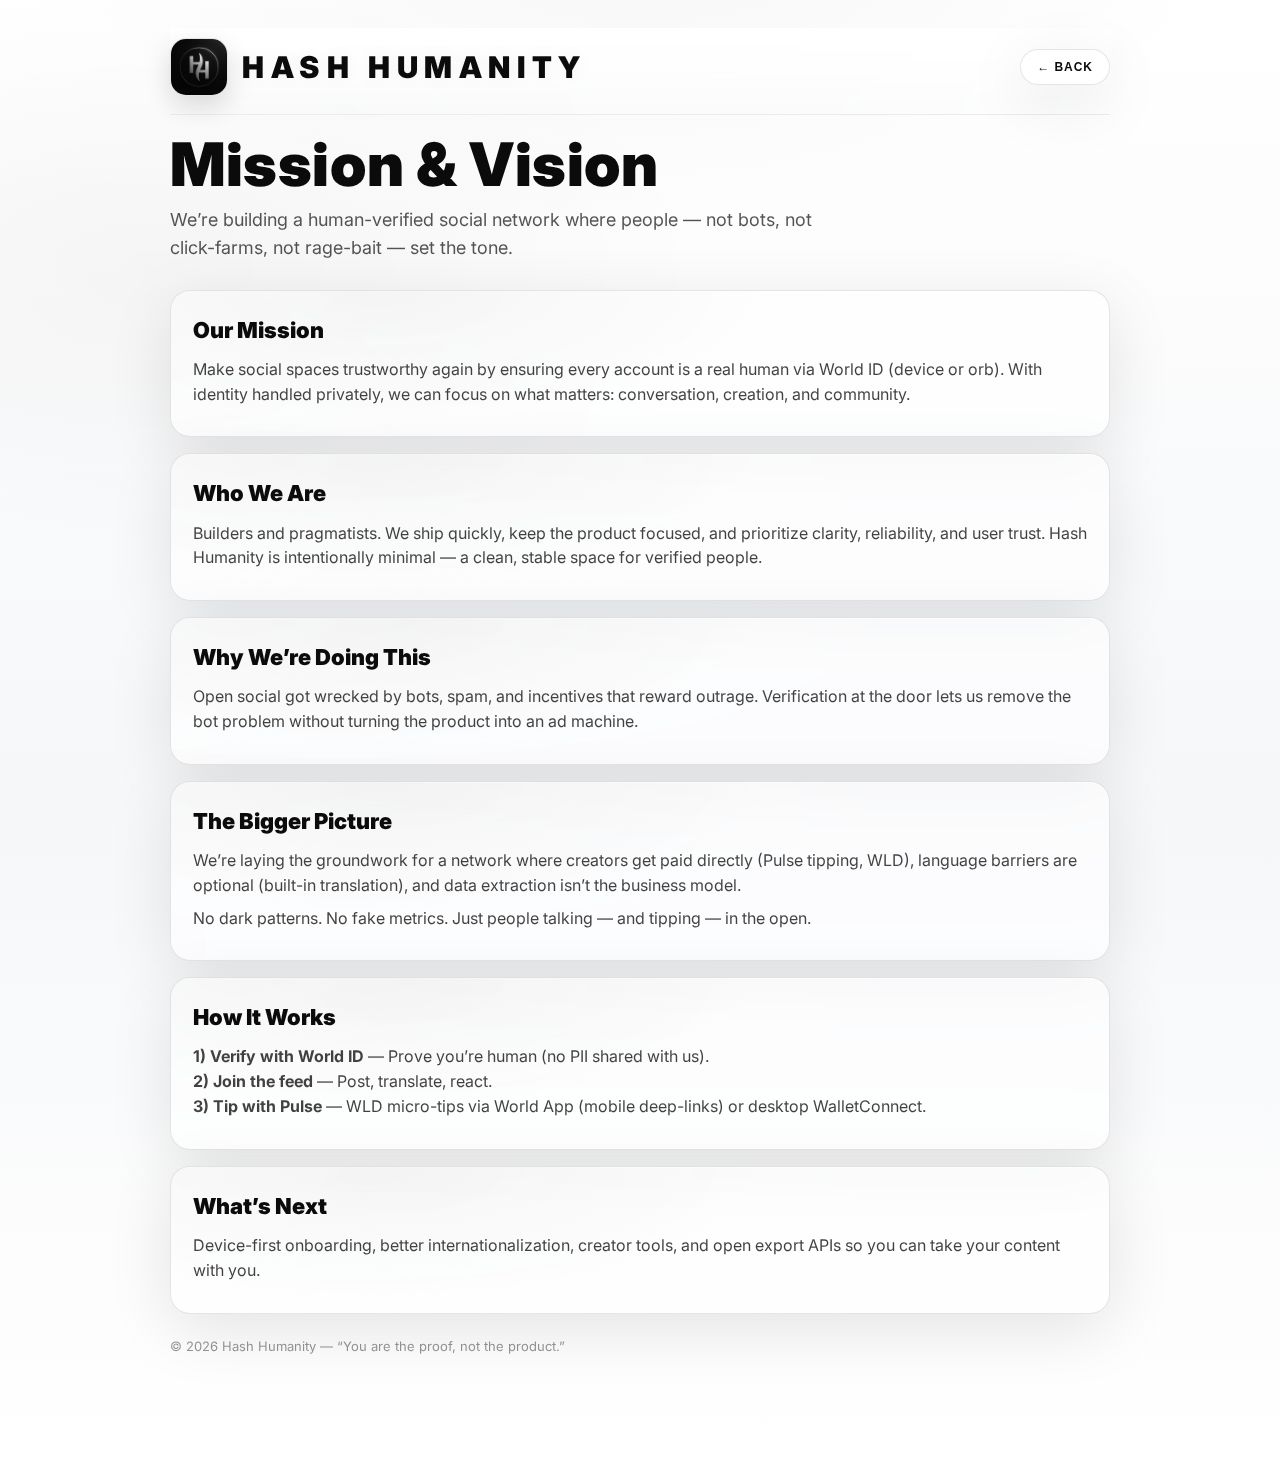
<file: mission.html>
<!DOCTYPE html>
<html lang="en">
<head>
<meta charset="utf-8" />
<meta name="viewport" content="width=device-width, initial-scale=1, viewport-fit=cover" />
<title>Hash Humanity — Mission & Vision</title>
<link rel="icon" href="logo.png" />
<meta name="description" content="Hash Humanity — mission, who we are, why we exist, and the bigger picture." />

<!-- ✅ GitHub Pages / subpath safe for relative assets -->
<base href="./" />

<!-- ✅ Inter (match your landing page) -->
<link rel="preconnect" href="https://fonts.googleapis.com" />
<link rel="preconnect" href="https://fonts.gstatic.com" crossorigin />
<link href="https://fonts.googleapis.com/css2?family=Inter:wght@400;500;600;700;800;900&display=swap" rel="stylesheet" />

<style>
  :root{
    /* ✅ LIGHT PAGE */
    color-scheme: light;

    --bg:#ffffff;
    --bg2:#f6f7f9;

    --ink:#0b0b0b;
    --muted:rgba(11,11,11,.70);
    --muted2:rgba(11,11,11,.56);

    /* ===== v9: premium glass + strokes ===== */
    --glass: rgba(255,255,255,0.62);
    --glass-strong: rgba(255,255,255,0.78);

    --ring: rgba(0,0,0,0.10);
    --ring-strong: rgba(0,0,0,0.20);

    --radius: 20px;
    --radius2: 26px;

    /* ===== v9: softer “expensive” shadows ===== */
    --shadow: 0 16px 64px rgba(0,0,0,.10), inset 0 1px 0 rgba(255,255,255,.55);
    --shadow-strong: 0 24px 90px rgba(0,0,0,.14), inset 0 1px 0 rgba(255,255,255,.62);

    /* ===== v9: sheen layer ===== */
    --sheen: radial-gradient(900px 240px at 18% 0%, rgba(255,255,255,.55), rgba(255,255,255,0) 60%);
    --sheen2: radial-gradient(720px 220px at 18% 0%, rgba(255,255,255,.38), rgba(255,255,255,0) 58%);

    --focus: 0 0 0 3px rgba(0,0,0,.10), 0 0 0 1px rgba(0,0,0,.16) inset;

    --wrap: 980px;
  }

  *{ box-sizing:border-box }

  body{
    margin:0;
    background:
      radial-gradient(900px 540px at 50% -10%, rgba(0,0,0,.05) 0%, rgba(0,0,0,.02) 35%, rgba(255,255,255,0) 70%),
      radial-gradient(1000px 520px at 12% 18%, rgba(0,0,0,.032) 0%, rgba(255,255,255,0) 56%),
      linear-gradient(180deg, var(--bg) 0%, var(--bg2) 55%, #ffffff 100%);
    color:var(--ink);
    font:16px/1.55 "Inter", ui-sans-serif, system-ui, -apple-system, Segoe UI, Roboto, Ubuntu, Cantarell, Noto Sans, Helvetica, Arial;
    -webkit-font-smoothing:antialiased;
    -moz-osx-font-smoothing:grayscale;
    overflow-x:hidden;
  }

  .wrap{ max-width:var(--wrap); margin:0 auto; padding:28px 20px 80px }

  header{
    position: sticky;
    top: 0;
    z-index: 50;
    padding: 10px 0 18px;
    display:flex;
    align-items:center;
    justify-content:space-between;
    gap:14px;
    background:
      linear-gradient(180deg, rgba(255,255,255,.92), rgba(255,255,255,.70), rgba(255,255,255,0));
    backdrop-filter: saturate(150%) blur(14px);
    border-bottom: 1px solid rgba(0,0,0,.08);
  }

  .brand{ display:flex; align-items:center; gap:14px; position:relative; }
  .brand img{
    width:58px; height:58px; border-radius:16px; object-fit:cover;
    background:#fff;
    border:1px solid rgba(0,0,0,.10);
    box-shadow:0 10px 26px rgba(0,0,0,.14);
  }
  .brand strong{
    letter-spacing:.22em;
    font-weight:900;
    text-transform: uppercase;
    font-size: clamp(18px, 3vw, 30px);
    line-height: 1.02;
    white-space: nowrap;
    text-shadow: 0 0 18px rgba(0,0,0,.06);
  }

  .actions{ display:flex; gap:10px; flex-wrap:wrap }

  .btn{
    appearance:none;
    border:1px solid var(--ring);
    color:var(--ink);
    background:
      var(--sheen2),
      var(--glass);
    padding:10px 16px;
    border-radius:999px;
    font-weight:900;
    letter-spacing:.08em;
    text-transform: uppercase;
    font-size: 12px;
    backdrop-filter: blur(12px) saturate(140%);
    box-shadow: var(--shadow);
    text-decoration:none;
    display:inline-flex;
    align-items:center;
    gap:10px;
    cursor:pointer;
    -webkit-tap-highlight-color: transparent;
    transition: transform .14s ease, border-color .18s ease, background .18s ease, box-shadow .18s ease, opacity .18s ease, filter .18s ease;
    user-select:none;
  }
  .btn:hover{
    transform: translateY(-1px);
    background:
      var(--sheen),
      var(--glass-strong);
    border-color: var(--ring-strong);
    box-shadow: var(--shadow-strong);
    filter: saturate(1.02);
  }
  .btn:active{ transform: translateY(0px); opacity:.95; }
  .btn:focus-visible{ outline:none; box-shadow: var(--shadow-strong), var(--focus); }

  /* Primary on white page = black pill */
  .btn.primary{
    background: linear-gradient(180deg, #101010 0%, #070707 100%);
    color:#fff;
    border-color: rgba(0,0,0,.92);
    box-shadow: 0 22px 76px rgba(0,0,0,.16), inset 0 1px 0 rgba(255,255,255,.08);
  }
  .btn.primary:hover{
    box-shadow: 0 30px 110px rgba(0,0,0,.20), inset 0 1px 0 rgba(255,255,255,.10);
  }

  h1{
    font-size: clamp(32px, 5vw, 60px);
    line-height:1.05;
    margin:18px 0 10px;
    font-weight: 900;
    letter-spacing: .01em;
  }
  .lead{ color:var(--muted); font-size:18px; margin:0 0 28px; max-width: 60ch; }

  .grid{ display:grid; grid-template-columns:1fr; gap:16px }

  .card{
    background:
      var(--sheen),
      var(--glass);
    border:1px solid var(--ring);
    border-radius: var(--radius);
    padding:22px;
    box-shadow: var(--shadow);
    backdrop-filter: blur(14px) saturate(150%);
    position:relative;
    overflow:hidden;
  }
  .card::after{
    content:"";
    position:absolute;
    inset:-1px;
    border-radius:inherit;
    pointer-events:none;
    background: radial-gradient(700px 240px at 22% 0%, rgba(0,0,0,.045), rgba(255,255,255,0) 58%);
    opacity:.85;
  }

  .card h2{
    margin:0 0 10px;
    font-size:22px;
    font-weight: 900;
    position:relative;
    z-index:1
  }
  .card p{
    margin:0 0 8px;
    color: rgba(11,11,11,.78);
    position:relative;
    z-index:1
  }

  .muted{ color:var(--muted) }

  footer{
    opacity:.78;
    font-size:13px;
    padding:22px 0 40px;
    color: var(--muted2);
  }

  /* v9: mobile polish */
  @media (hover: none){
    .btn:hover{ transform:none; box-shadow: var(--shadow); border-color: var(--ring); }
  }

  @media (max-width: 720px){
    .wrap{ padding:20px 16px 72px; }
    header{ padding: 10px 0 12px; }
    .brand img{ width:54px; height:54px; border-radius: 16px; }
    .btn{ padding:10px 14px; font-size:11px; }
  }

  @media (prefers-reduced-motion: reduce){
    .btn{ transition:none; }
    .btn:hover{ transform:none; }
  }
</style>
</head>

<body>
  <div class="wrap">
    <header>
      <div class="brand">
        <img src="logo.png" alt="Hash Humanity" />
        <strong>HASH HUMANITY</strong>
      </div>
      <nav class="actions">
        <!-- Back button with robust routing to index.html -->
        <button class="btn" type="button" onclick="goBack()">← Back</button>
        <!-- Open App button removed -->
      </nav>
    </header>

    <main>
      <h1>Mission &amp; Vision</h1>
      <p class="lead">We’re building a human-verified social network where people — not bots, not click-farms, not rage-bait — set the tone.</p>

      <section class="grid">
        <article class="card">
          <h2>Our Mission</h2>
          <p>Make social spaces trustworthy again by ensuring every account is a real human via World ID (device or orb). With identity handled privately, we can focus on what matters: conversation, creation, and community.</p>
        </article>

        <article class="card">
          <h2>Who We Are</h2>
          <p>Builders and pragmatists. We ship quickly, keep the product focused, and prioritize clarity, reliability, and user trust. Hash Humanity is intentionally minimal — a clean, stable space for verified people.</p>
        </article>

        <article class="card">
          <h2>Why We’re Doing This</h2>
          <p>Open social got wrecked by bots, spam, and incentives that reward outrage. Verification at the door lets us remove the bot problem without turning the product into an ad machine.</p>
        </article>

        <article class="card">
          <h2>The Bigger Picture</h2>
          <p>We’re laying the groundwork for a network where creators get paid directly (Pulse tipping, WLD), language barriers are optional (built-in translation), and data extraction isn’t the business model.</p>
          <p class="muted">No dark patterns. No fake metrics. Just people talking — and tipping — in the open.</p>
        </article>

        <article class="card">
          <h2>How It Works</h2>
          <p><strong>1) Verify with World ID</strong> — Prove you’re human (no PII shared with us).<br/>
             <strong>2) Join the feed</strong> — Post, translate, react.<br/>
             <strong>3) Tip with Pulse</strong> — WLD micro-tips via World App (mobile deep-links) or desktop WalletConnect.</p>
        </article>

        <article class="card">
          <h2>What’s Next</h2>
          <p>Device-first onboarding, better internationalization, creator tools, and open export APIs so you can take your content with you.</p>
        </article>
      </section>
    </main>

    <footer>
      © <span id="y"></span> Hash Humanity — “You are the proof, not the product.”
    </footer>
  </div>

<script>
  document.getElementById('y').textContent = new Date().getFullYear();

  async function probe(url){
    try { const r = await fetch(url, { method: 'HEAD', cache: 'no-store' }); return r.ok; }
    catch { return false; }
  }
  async function goBack(){
    const candidates = [
      "index.html",
      "./index.html",
      "../index.html",
      "/index.html",
      "promo.html"
    ];
    for (const url of candidates){
      if (await probe(url)) { location.href = url; return; }
    }
    history.back();
  }
</script>
</body>
</html>
</file>
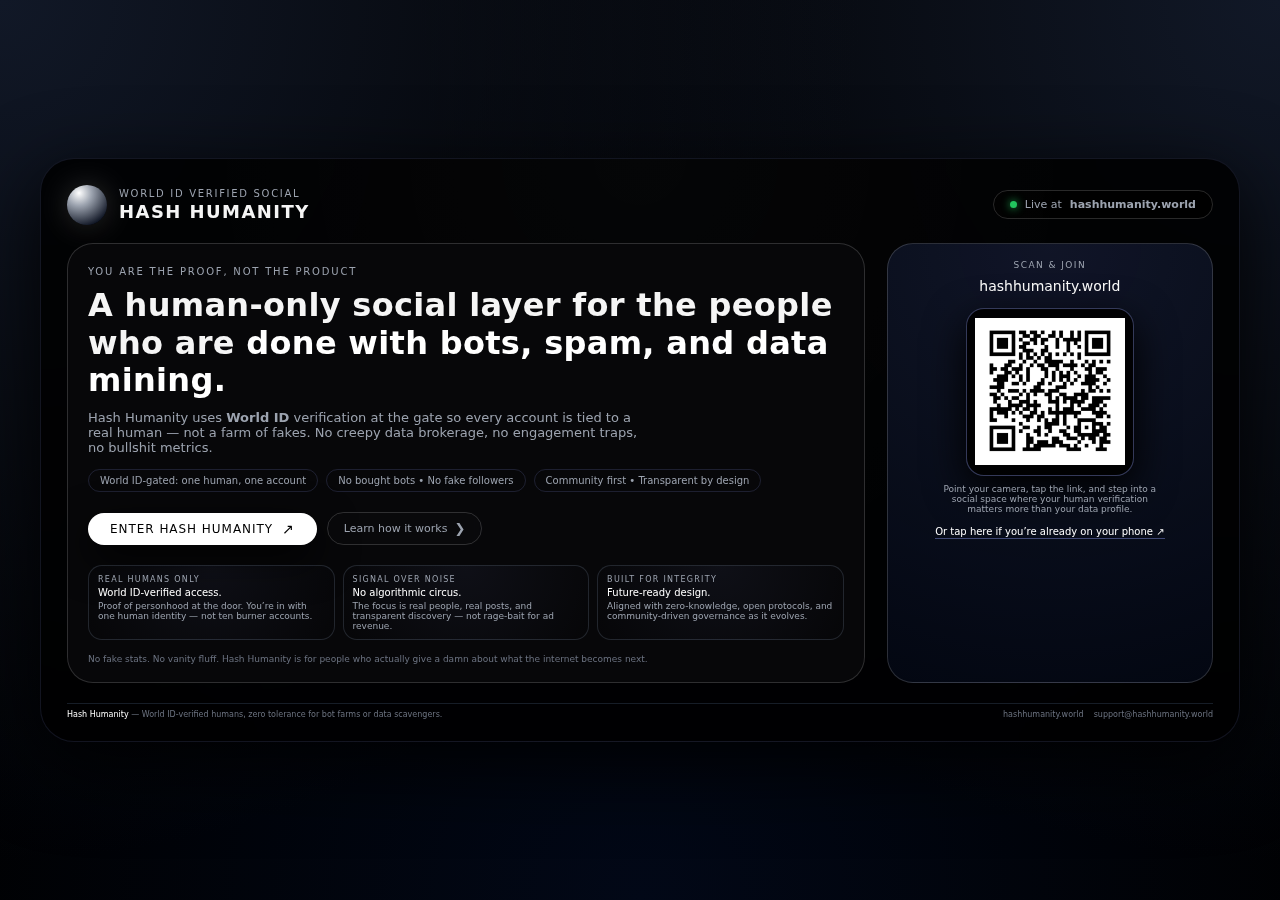
<file: promo.html>
<!DOCTYPE html>
<html lang="en">
<head>
  <meta charset="UTF-8" />
  <title>Hash Humanity — You Are The Proof</title>
  <meta name="viewport" content="width=device-width, initial-scale=1" />
  <meta name="description" content="Hash Humanity is a human-verified social layer powered by World ID. No bots. No data harvesting. You are the proof, not the product." />
  <style>
    :root {
      --bg: #020202;
      --ink: #f5f5f5;
      --muted: #9ca3af;
      --accent: #ffffff;
      --border: rgba(255,255,255,0.16);
      --frost: rgba(9,9,11,0.82);
      --radius-xl: 26px;
      --radius-pill: 999px;
      --shadow-xl: 0 22px 80px rgba(0,0,0,0.9);
      --font-main: system-ui, -apple-system, BlinkMacSystemFont, -system-ui, sans-serif;
    }

    * {
      box-sizing: border-box;
      margin: 0;
      padding: 0;
    }

    body {
      font-family: var(--font-main);
      background:
        radial-gradient(circle at top left, #111827 0, transparent 55%),
        radial-gradient(circle at top right, #111827 0, transparent 55%),
        radial-gradient(circle at bottom, #020817 0, #000000 70%);
      color: var(--ink);
      min-height: 100vh;
      display: flex;
      justify-content: center;
      align-items: center;
      padding: 24px;
    }

    .frame {
      width: min(1200px, 100%);
      border-radius: 34px;
      padding: 26px 26px 22px;
      border: 1px solid rgba(148,163,253,0.12);
      background: radial-gradient(circle at top, rgba(255,255,255,0.02), transparent 55%)
                  ,rgba(0,0,0,0.86);
      box-shadow: var(--shadow-xl);
      backdrop-filter: blur(22px);
      display: flex;
      flex-direction: column;
      gap: 18px;
    }

    .top-row {
      display: flex;
      justify-content: space-between;
      align-items: center;
      gap: 18px;
    }

    .logo-lockup {
      display: flex;
      align-items: center;
      gap: 12px;
    }

    .orb {
      width: 40px;
      height: 40px;
      border-radius: 999px;
      background:
        radial-gradient(circle at 30% 20%, #ffffff, #9ca3af 30%, #020817 85%);
      box-shadow:
        0 0 28px rgba(255,255,255,0.16),
        0 12px 22px rgba(0,0,0,0.9);
    }

    .brand-text {
      display: flex;
      flex-direction: column;
      gap: 2px;
    }

    .brand-text span.label {
      font-size: 10px;
      letter-spacing: 0.17em;
      text-transform: uppercase;
      color: var(--muted);
    }

    .brand-text span.name {
      font-size: 18px;
      font-weight: 600;
      letter-spacing: 0.08em;
      text-transform: uppercase;
    }

    .top-cta {
      display: inline-flex;
      align-items: center;
      gap: 8px;
      padding: 7px 16px;
      border-radius: var(--radius-pill);
      border: 1px solid var(--border);
      font-size: 11px;
      color: var(--muted);
      text-decoration: none;
      backdrop-filter: blur(14px);
    }

    .top-cta span.dot {
      width: 7px;
      height: 7px;
      border-radius: 999px;
      background-color: #22c55e;
      box-shadow: 0 0 8px #22c55e;
    }

    .main {
      display: grid;
      grid-template-columns: minmax(0, 2.2fr) minmax(260px, 0.9fr);
      gap: 22px;
      align-items: stretch;
    }

    .hero-block {
      padding: 22px 20px 18px;
      border-radius: var(--radius-xl);
      border: 1px solid var(--border);
      background: var(--frost);
      backdrop-filter: blur(18px);
      display: flex;
      flex-direction: column;
      gap: 10px;
    }

    .kicker {
      font-size: 10px;
      text-transform: uppercase;
      letter-spacing: 0.18em;
      color: var(--muted);
    }

    h1 {
      font-size: clamp(24px, 3.2vw, 32px);
      font-weight: 600;
      line-height: 1.18;
      letter-spacing: 0.01em;
    }

    h1 span {
      color: var(--accent);
    }

    .subcopy {
      font-size: 13px;
      color: var(--muted);
      max-width: 560px;
    }

    .pill-row {
      display: flex;
      flex-wrap: wrap;
      gap: 8px;
      margin-top: 4px;
    }

    .pill {
      padding: 5px 11px;
      font-size: 10px;
      border-radius: var(--radius-pill);
      border: 1px solid rgba(148,163,253,0.16);
      color: var(--muted);
    }

    .cta-row {
      display: flex;
      flex-wrap: wrap;
      gap: 10px;
      align-items: center;
      margin-top: 10px;
    }

    .btn-primary {
      display: inline-flex;
      align-items: center;
      justify-content: center;
      gap: 9px;
      padding: 9px 22px;
      border-radius: var(--radius-pill);
      border: none;
      outline: none;
      cursor: pointer;
      font-size: 12px;
      font-weight: 500;
      letter-spacing: 0.08em;
      text-transform: uppercase;
      color: #000;
      background: #ffffff;
      box-shadow: 0 14px 40px rgba(0,0,0,0.9);
      text-decoration: none;
    }

    .btn-primary span.icon {
      font-size: 14px;
      line-height: 1;
    }

    .btn-ghost {
      display: inline-flex;
      align-items: center;
      gap: 7px;
      padding: 8px 16px;
      border-radius: var(--radius-pill);
      border: 1px solid var(--border);
      font-size: 11px;
      color: var(--muted);
      text-decoration: none;
      backdrop-filter: blur(10px);
    }

    .btn-ghost span.icon {
      font-size: 13px;
    }

    .bottom-line {
      font-size: 9px;
      color: #6b7280;
      margin-top: 4px;
    }

    .grid-points {
      display: grid;
      grid-template-columns: repeat(3, minmax(0, 1fr));
      gap: 8px;
      margin-top: 10px;
    }

    .point {
      padding: 9px 9px 8px;
      border-radius: 14px;
      border: 1px solid rgba(75,85,99,0.4);
      background: radial-gradient(circle at top, rgba(148,163,253,0.06), transparent);
      font-size: 9px;
      color: var(--muted);
      display: flex;
      flex-direction: column;
      gap: 3px;
    }

    .point span.tag {
      font-size: 8px;
      text-transform: uppercase;
      letter-spacing: 0.16em;
      color: #9ca3af;
    }

    .point strong {
      font-size: 10px;
      color: var(--accent);
      font-weight: 500;
    }

    .qr-panel {
      padding: 16px 14px 14px;
      border-radius: var(--radius-xl);
      border: 1px solid var(--border);
      background: radial-gradient(circle at top, rgba(148,163,253,0.09), transparent)
                  ,rgba(3,7,18,0.98);
      backdrop-filter: blur(18px);
      display: flex;
      flex-direction: column;
      gap: 8px;
      align-items: center;
      text-align: center;
    }

    .qr-label {
      font-size: 9px;
      letter-spacing: 0.16em;
      text-transform: uppercase;
      color: var(--muted);
    }

    .qr-title {
      font-size: 14px;
      font-weight: 500;
      color: var(--accent);
    }

    .qr-img-wrap {
      margin-top: 6px;
      padding: 8px;
      border-radius: 18px;
      background: rgba(0,0,0,0.9);
      border: 1px solid rgba(148,163,253,0.35);
      box-shadow: 0 14px 40px rgba(0,0,0,1);
    }

    .qr-img-wrap img {
      display: block;
      width: 150px;
      height: 150px;
      object-fit: contain;
    }

    .qr-note {
      font-size: 9px;
      color: var(--muted);
      max-width: 230px;
    }

    .qr-link {
      font-size: 10px;
      color: var(--accent);
      text-decoration: none;
      border-bottom: 1px solid rgba(148,163,253,0.4);
      padding-bottom: 1px;
      margin-top: 4px;
    }

    .foot {
      display: flex;
      justify-content: space-between;
      align-items: center;
      gap: 10px;
      margin-top: 2px;
      padding-top: 6px;
      border-top: 1px solid rgba(31,41,55,0.7);
      font-size: 8px;
      color: #6b7280;
    }

    .foot span strong {
      color: var(--accent);
      font-weight: 500;
    }

    .foot-links {
      display: flex;
      gap: 10px;
      flex-wrap: wrap;
    }

    .foot-links a {
      color: #6b7280;
      text-decoration: none;
    }

    .foot-links a:hover {
      color: #e5e7eb;
    }

    @media (max-width: 800px) {
      body {
        padding: 14px;
      }
      .frame {
        padding: 18px 14px 14px;
        border-radius: 24px;
      }
      .main {
        grid-template-columns: 1fr;
      }
      .qr-panel {
        order: -1;
      }
      .hero-block {
        padding: 16px 12px 10px;
      }
      h1 {
        font-size: 22px;
      }
      .grid-points {
        grid-template-columns: repeat(2, minmax(0, 1fr));
      }
    }

  </style>
</head>
<body>
  <div class="frame">
    <div class="top-row">
      <div class="logo-lockup">
        <div class="orb"></div>
        <div class="brand-text">
          <span class="label">World ID Verified Social</span>
          <span class="name">Hash Humanity</span>
        </div>
      </div>
      <a class="top-cta" href="https://hashhumanity.world" target="_blank" rel="noopener">
        <span class="dot"></span>
        Live at <strong>hashhumanity.world</strong>
      </a>
    </div>

    <div class="main">
      <!-- LEFT: Hero + value prop -->
      <section class="hero-block">
        <div class="kicker">You are the proof, not the product</div>
        <h1>
          A human-only social layer for the people who are
          <span>done with bots, spam, and data mining.</span>
        </h1>
        <p class="subcopy">
          Hash Humanity uses <strong>World ID</strong> verification at the gate so every account is tied to a
          real human — not a farm of fakes. No creepy data brokerage, no engagement traps, no bullshit metrics.
        </p>

        <div class="pill-row">
          <div class="pill">World&nbsp;ID-gated: one human, one account</div>
          <div class="pill">No bought bots • No fake followers</div>
          <div class="pill">Community first • Transparent by design</div>
        </div>

        <div class="cta-row">
          <a class="btn-primary" href="https://hashhumanity.world" target="_blank" rel="noopener">
            Enter Hash Humanity
            <span class="icon">↗</span>
          </a>
          <a class="btn-ghost" href="https://hashhumanity.world" target="_blank" rel="noopener">
            Learn how it works
            <span class="icon">❯</span>
          </a>
        </div>

        <div class="grid-points">
          <div class="point">
            <span class="tag">Real Humans Only</span>
            <strong>World ID-verified access.</strong>
            Proof of personhood at the door. You’re in with one human identity — not ten burner accounts.
          </div>
          <div class="point">
            <span class="tag">Signal Over Noise</span>
            <strong>No algorithmic circus.</strong>
            The focus is real people, real posts, and transparent discovery — not rage-bait for ad revenue.
          </div>
          <div class="point">
            <span class="tag">Built For Integrity</span>
            <strong>Future-ready design.</strong>
            Aligned with zero-knowledge, open protocols, and community-driven governance as it evolves.
          </div>
        </div>

        <p class="bottom-line">
          No fake stats. No vanity fluff. Hash Humanity is for people who actually give a damn about
          what the internet becomes next.
        </p>
      </section>

      <!-- RIGHT: QR block -->
      <aside class="qr-panel">
        <div class="qr-label">Scan &amp; join</div>
        <div class="qr-title">hashhumanity.world</div>
        <div class="qr-img-wrap">
          <!-- Make sure hashhumanity-qr.png is in the same folder as this HTML file -->
          <img src="hashhumanity-qr.png" alt="QR code linking to hashhumanity.world" />
        </div>
        <p class="qr-note">
          Point your camera, tap the link, and step into a social space where
          your human verification matters more than your data profile.
        </p>
        <a class="qr-link" href="https://hashhumanity.world" target="_blank" rel="noopener">
          Or tap here if you’re already on your phone ↗
        </a>
      </aside>
    </div>

    <div class="foot">
      <span>
        <strong>Hash Humanity</strong> — World ID-verified humans, zero tolerance for bot farms or data scavengers.
      </span>
      <div class="foot-links">
        <a href="https://hashhumanity.world" target="_blank" rel="noopener">hashhumanity.world</a>
        <a href="mailto:support@hashhumanity.world">support@hashhumanity.world</a>
      </div>
    </div>
  </div>
</body>
</html>
</file>
